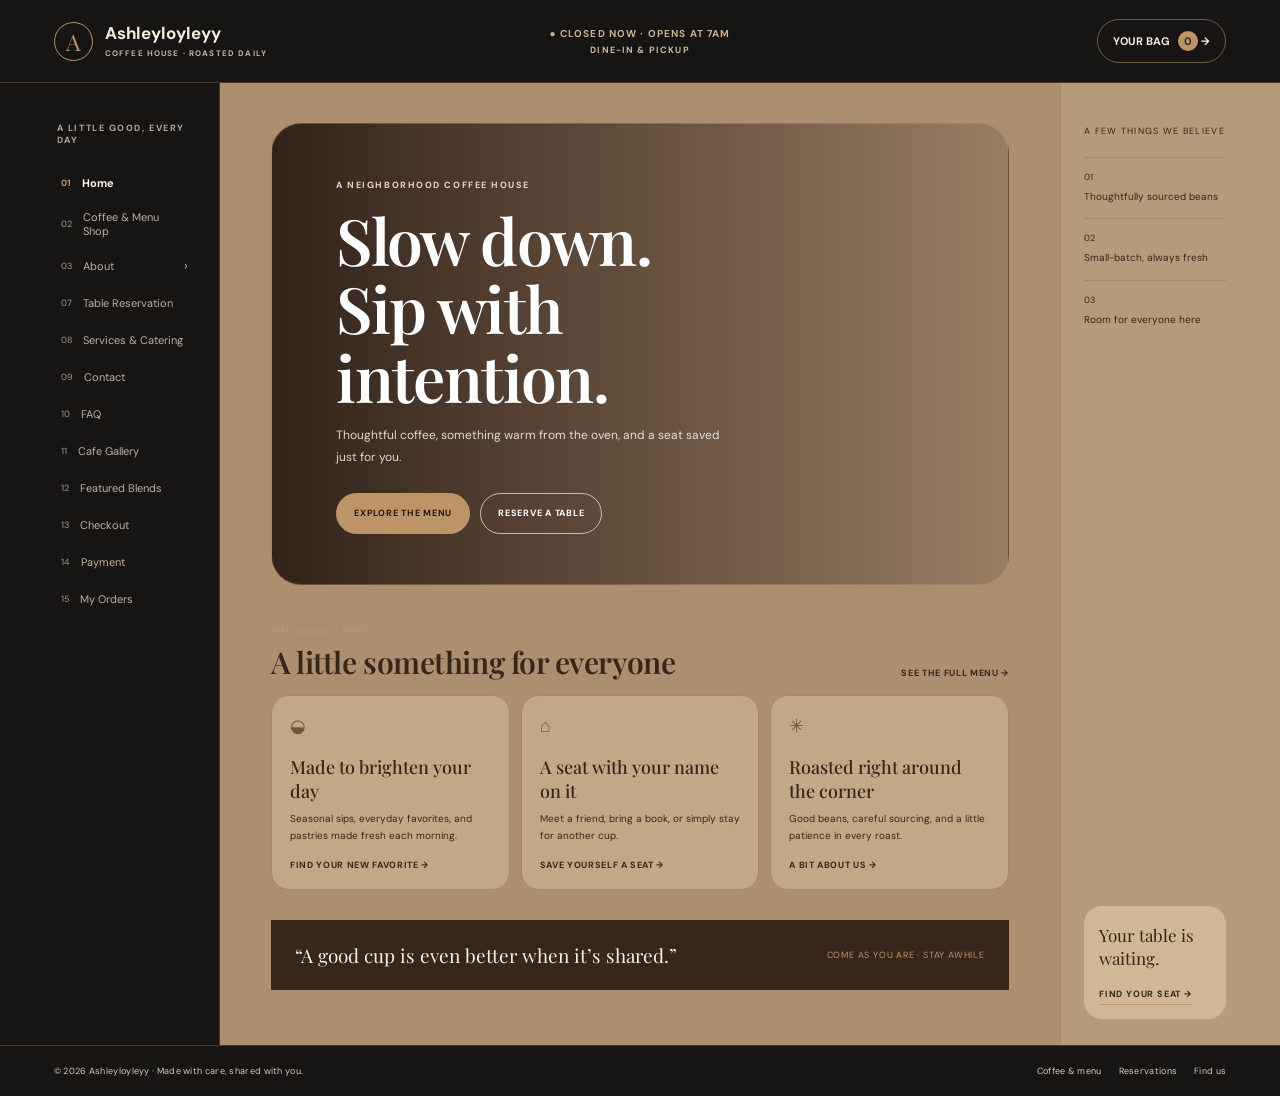
<file: index.html>
<!doctype html>
<html lang="en">
<head>
  <meta charset="utf-8">
  <meta name="viewport" content="width=device-width, initial-scale=1">
  <meta name="theme-color" content="#160f0c">
  <meta name="description" content="A neighborhood coffee house for thoughtful cups, small-batch roasts, and slower mornings.">
  <title>Ashleyloyleyy Coffee House — Coffee for the unhurried</title>
  <link rel="preconnect" href="https://fonts.googleapis.com">
  <link rel="preconnect" href="https://fonts.gstatic.com" crossorigin>
  <link href="https://fonts.googleapis.com/css2?family=DM+Sans:wght@400;500;600;700&family=Playfair+Display:wght@500;600;700&display=swap" rel="stylesheet">
  <link rel="stylesheet" href="styles.css">
  <script src="app.js" defer></script>
</head>
<body>
  <div id="app"></div>
</body>
</html>
</file>
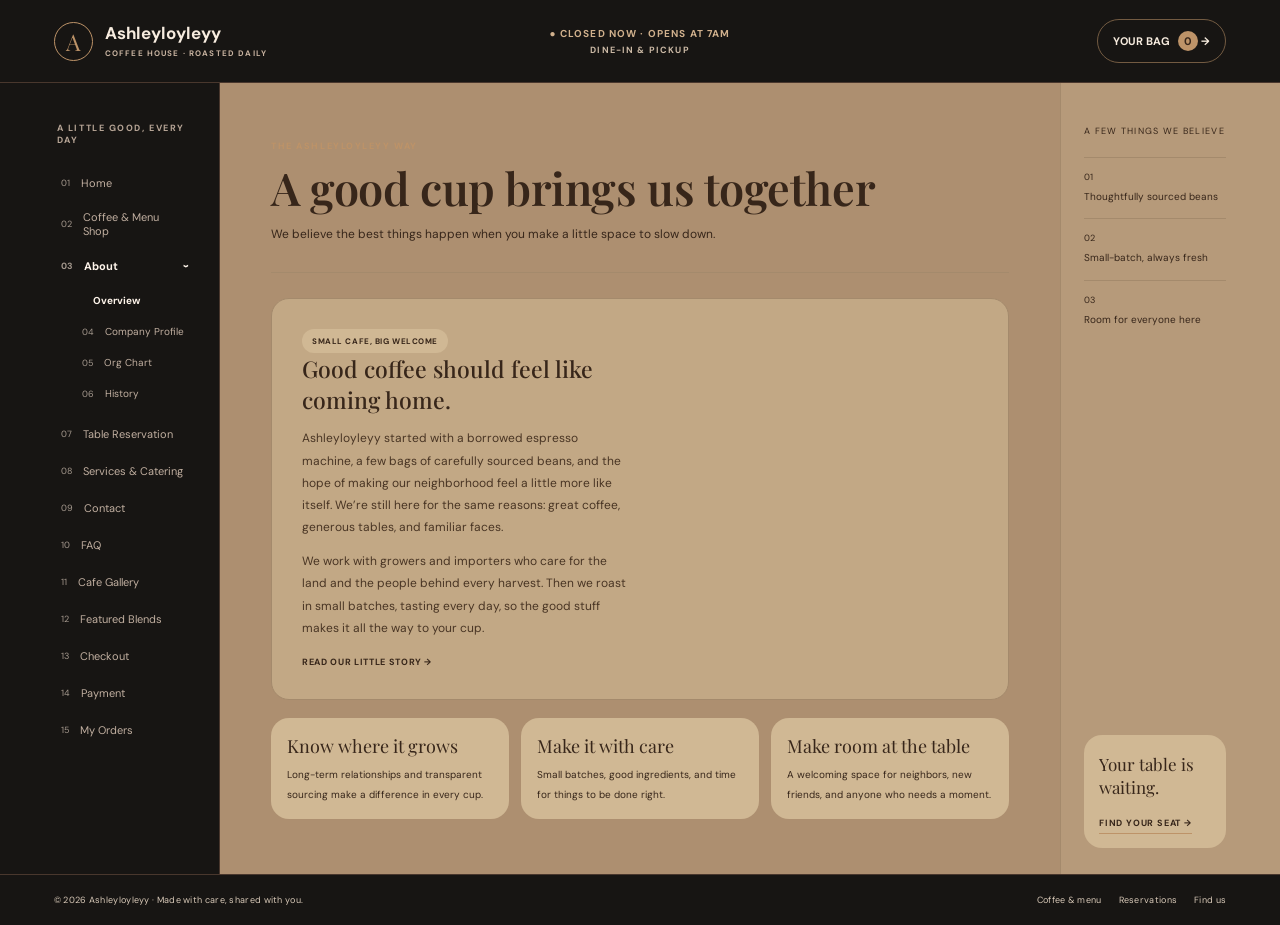
<file: about.html>
<!doctype html>
<html lang="en"><head><meta charset="utf-8"><meta name="viewport" content="width=device-width, initial-scale=1"><meta name="theme-color" content="#160f0c"><title>About — Ashleyloyleyy Coffee House</title><link rel="preconnect" href="https://fonts.googleapis.com"><link rel="preconnect" href="https://fonts.gstatic.com" crossorigin><link href="https://fonts.googleapis.com/css2?family=DM+Sans:wght@400;500;600;700&family=Playfair+Display:wght@500;600;700&display=swap" rel="stylesheet"><link rel="stylesheet" href="styles.css"><script src="app.js" defer></script></head><body><div id="app"></div></body></html>
</file>
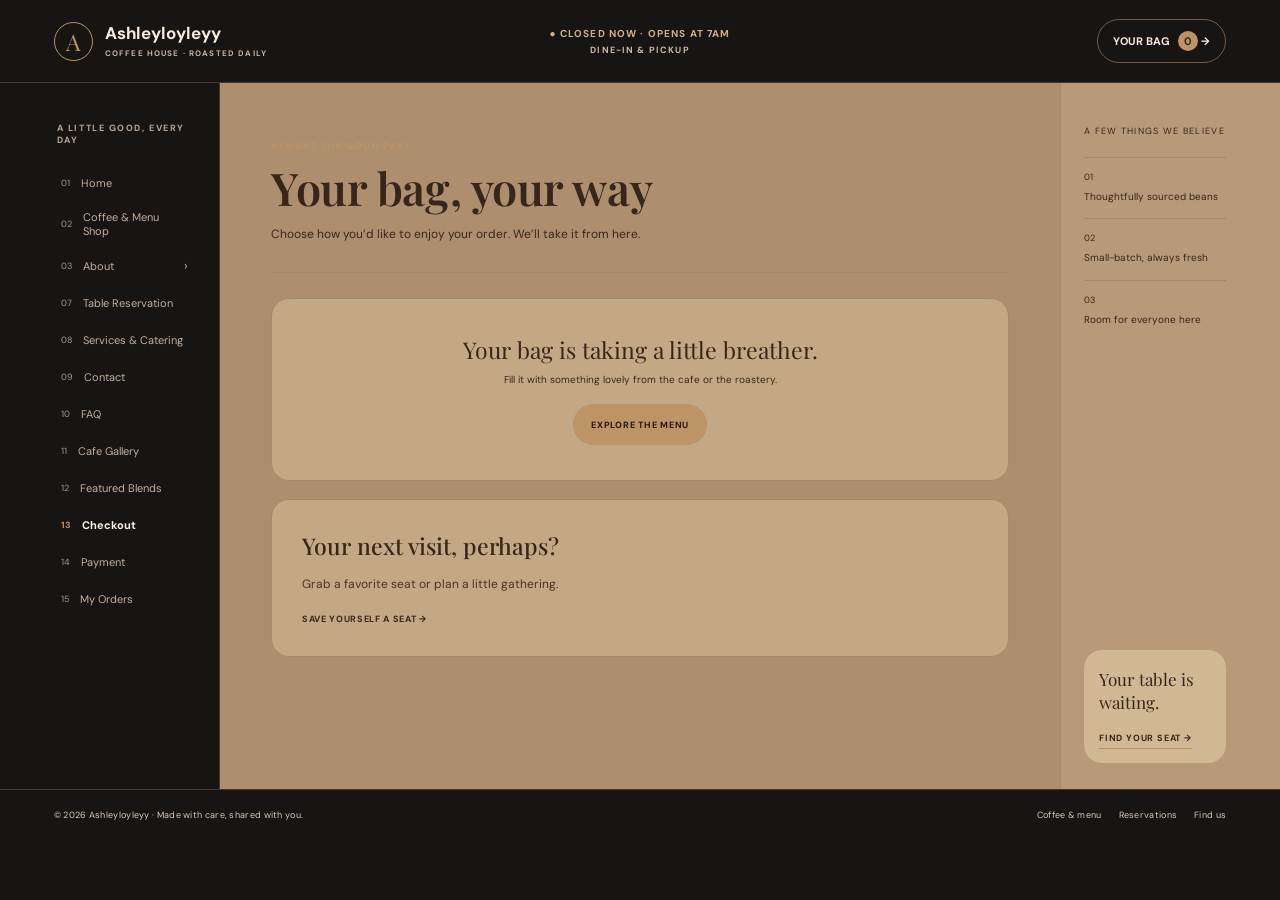
<file: checkout.html>
<!doctype html>
<html lang="en"><head><meta charset="utf-8"><meta name="viewport" content="width=device-width, initial-scale=1"><meta name="theme-color" content="#160f0c"><title>Your Bag — Ashleyloyleyy Coffee House</title><link rel="preconnect" href="https://fonts.googleapis.com"><link rel="preconnect" href="https://fonts.gstatic.com" crossorigin><link href="https://fonts.googleapis.com/css2?family=DM+Sans:wght@400;500;600;700&family=Playfair+Display:wght@500;600;700&display=swap" rel="stylesheet"><link rel="stylesheet" href="styles.css"><script src="app.js" defer></script></head><body><div id="app"></div></body></html>
</file>
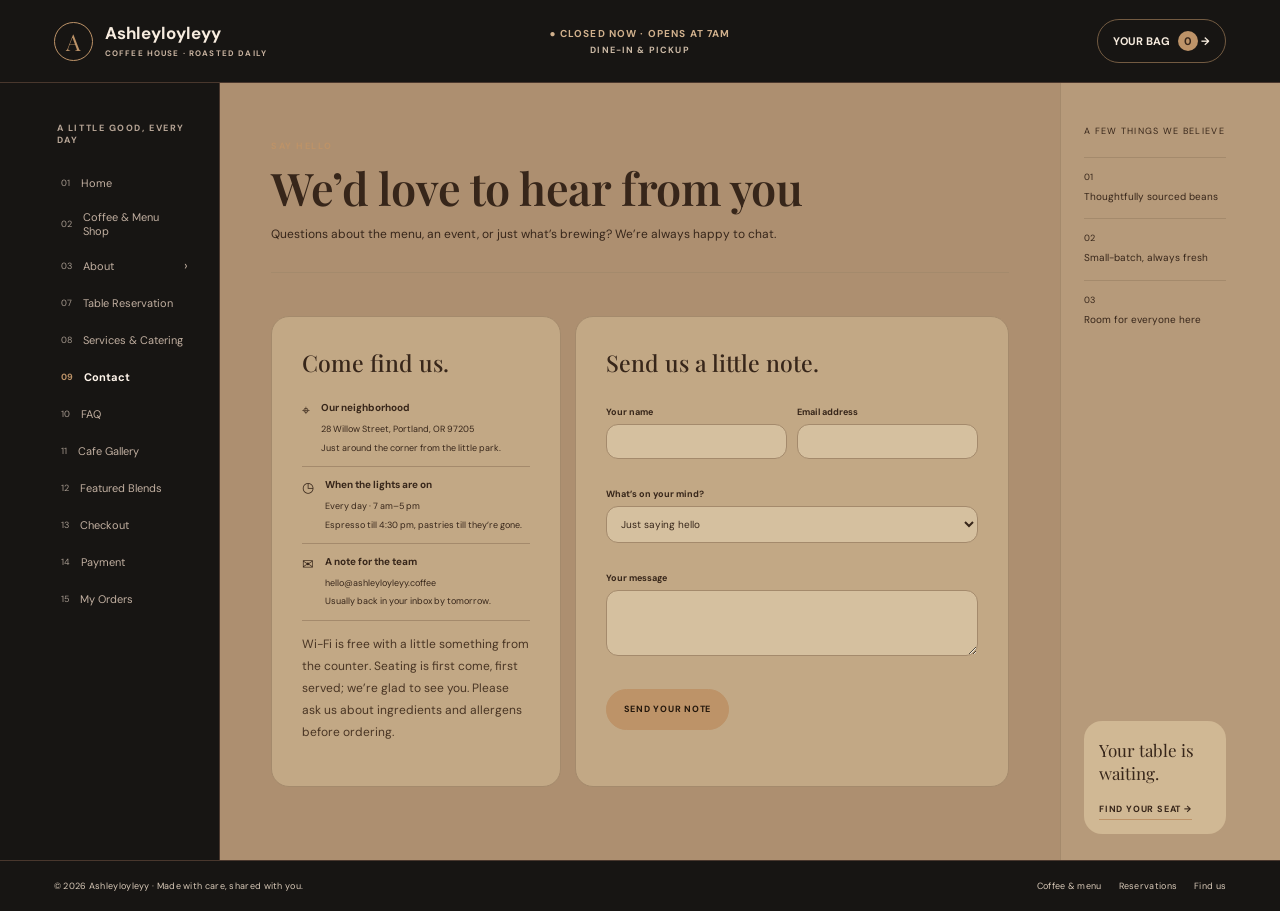
<file: contact.html>
<!doctype html>
<html lang="en"><head><meta charset="utf-8"><meta name="viewport" content="width=device-width, initial-scale=1"><meta name="theme-color" content="#160f0c"><title>Contact — Ashleyloyleyy Coffee House</title><link rel="preconnect" href="https://fonts.googleapis.com"><link rel="preconnect" href="https://fonts.gstatic.com" crossorigin><link href="https://fonts.googleapis.com/css2?family=DM+Sans:wght@400;500;600;700&family=Playfair+Display:wght@500;600;700&display=swap" rel="stylesheet"><link rel="stylesheet" href="styles.css"><script src="app.js" defer></script></head><body><div id="app"></div></body></html>
</file>
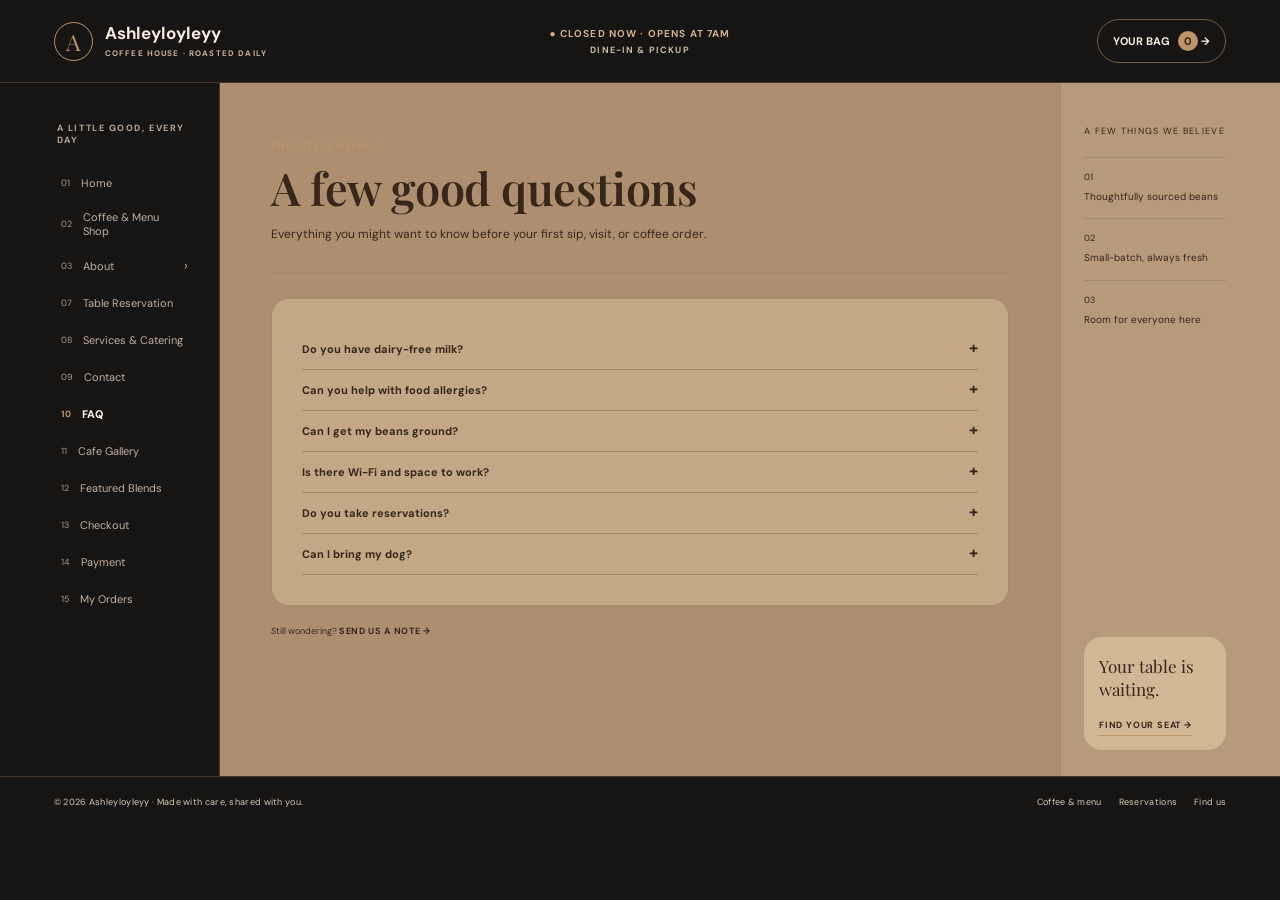
<file: faq.html>
<!doctype html>
<html lang="en"><head><meta charset="utf-8"><meta name="viewport" content="width=device-width, initial-scale=1"><meta name="theme-color" content="#160f0c"><title>FAQ — Ashleyloyleyy Coffee House</title><link rel="preconnect" href="https://fonts.googleapis.com"><link rel="preconnect" href="https://fonts.gstatic.com" crossorigin><link href="https://fonts.googleapis.com/css2?family=DM+Sans:wght@400;500;600;700&family=Playfair+Display:wght@500;600;700&display=swap" rel="stylesheet"><link rel="stylesheet" href="styles.css"><script src="app.js" defer></script></head><body><div id="app"></div></body></html>
</file>
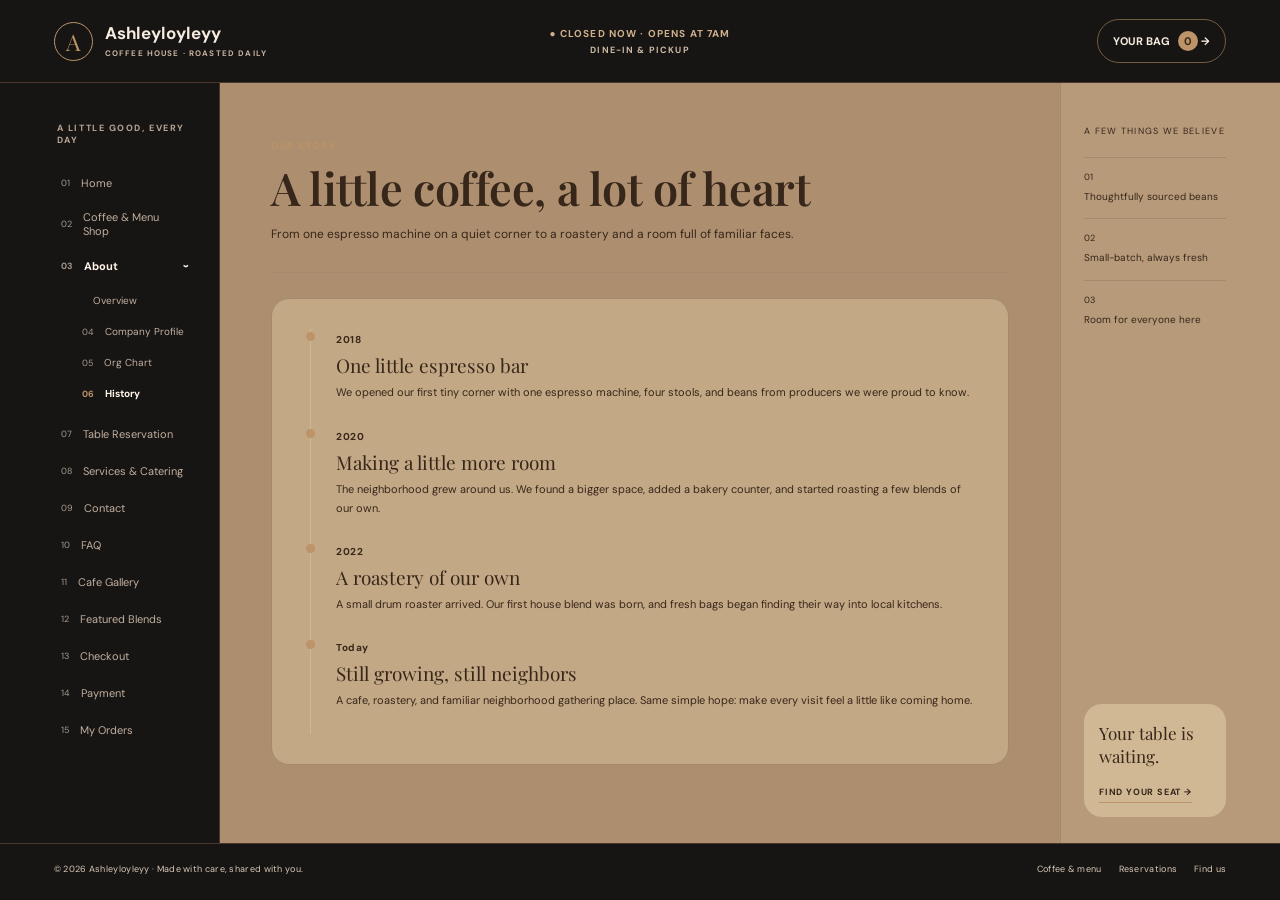
<file: history.html>
<!doctype html>
<html lang="en"><head><meta charset="utf-8"><meta name="viewport" content="width=device-width, initial-scale=1"><meta name="theme-color" content="#160f0c"><title>Our Story — Ashleyloyleyy Coffee House</title><link rel="preconnect" href="https://fonts.googleapis.com"><link rel="preconnect" href="https://fonts.gstatic.com" crossorigin><link href="https://fonts.googleapis.com/css2?family=DM+Sans:wght@400;500;600;700&family=Playfair+Display:wght@500;600;700&display=swap" rel="stylesheet"><link rel="stylesheet" href="styles.css"><script src="app.js" defer></script></head><body><div id="app"></div></body></html>
</file>
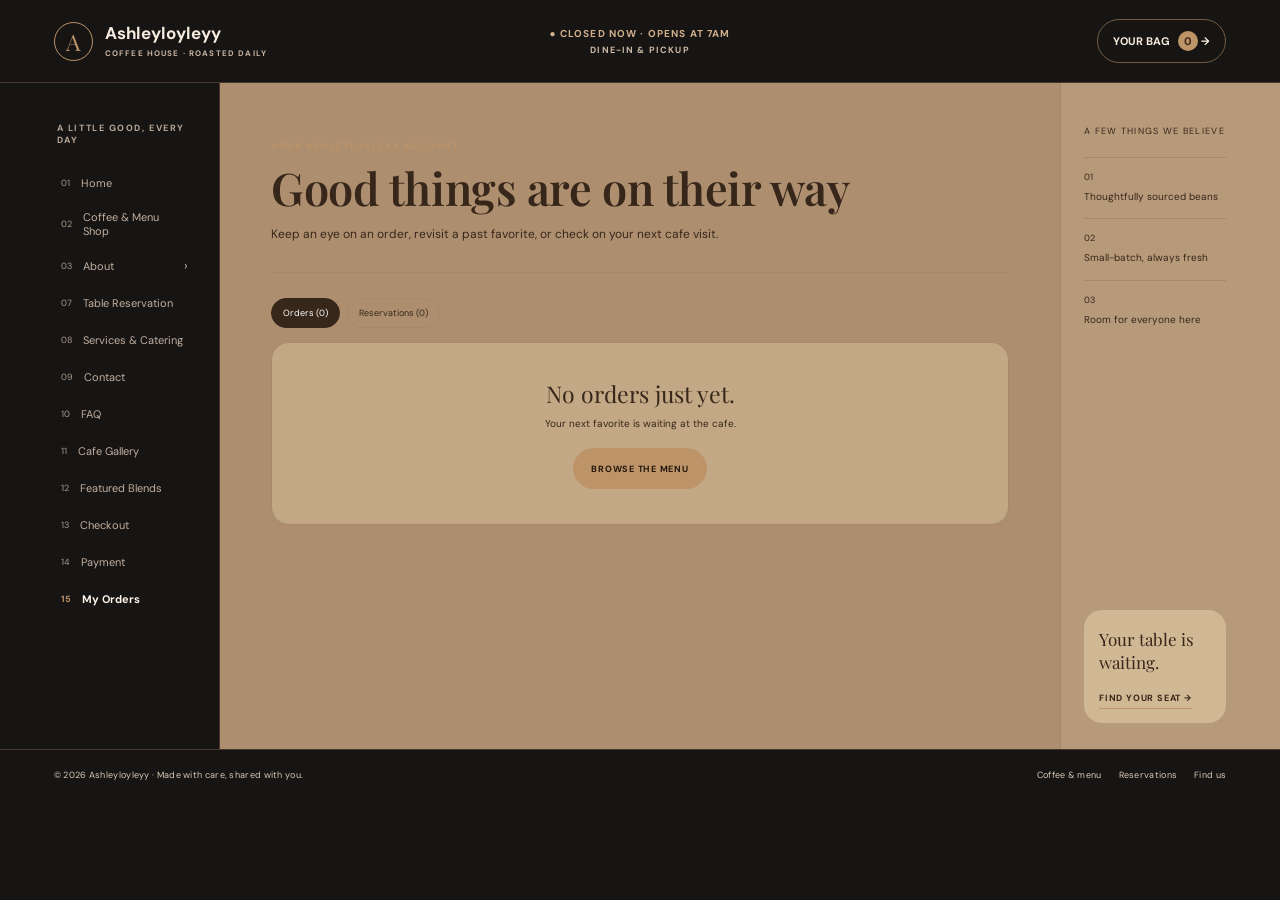
<file: orders.html>
<!doctype html>
<html lang="en"><head><meta charset="utf-8"><meta name="viewport" content="width=device-width, initial-scale=1"><meta name="theme-color" content="#160f0c"><title>My Orders — Ashleyloyleyy Coffee House</title><link rel="preconnect" href="https://fonts.googleapis.com"><link rel="preconnect" href="https://fonts.gstatic.com" crossorigin><link href="https://fonts.googleapis.com/css2?family=DM+Sans:wght@400;500;600;700&family=Playfair+Display:wght@500;600;700&display=swap" rel="stylesheet"><link rel="stylesheet" href="styles.css"><script src="app.js" defer></script></head><body><div id="app"></div></body></html>
</file>
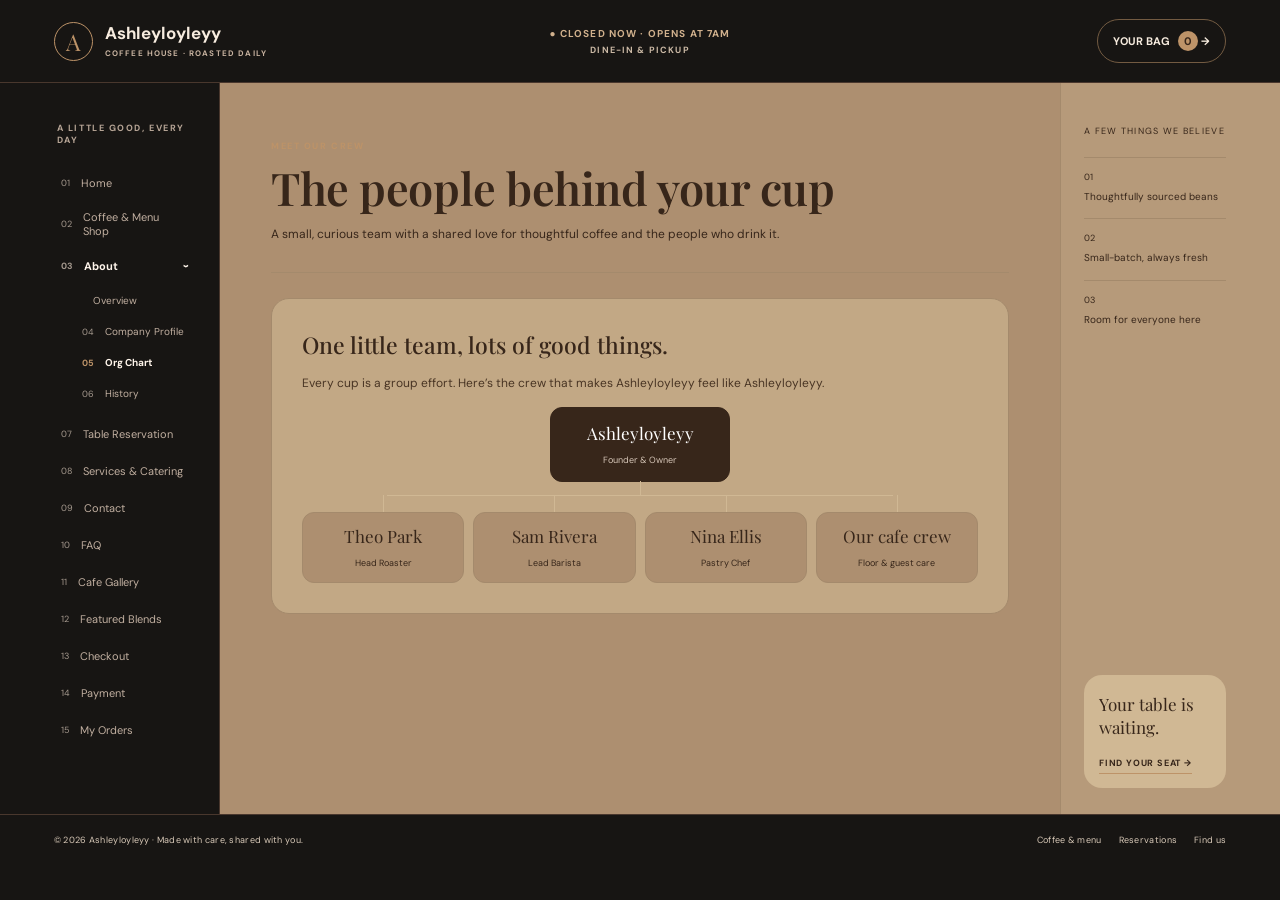
<file: org-chart.html>
<!doctype html>
<html lang="en"><head><meta charset="utf-8"><meta name="viewport" content="width=device-width, initial-scale=1"><meta name="theme-color" content="#160f0c"><title>Our Team — Ashleyloyleyy Coffee House</title><link rel="preconnect" href="https://fonts.googleapis.com"><link rel="preconnect" href="https://fonts.gstatic.com" crossorigin><link href="https://fonts.googleapis.com/css2?family=DM+Sans:wght@400;500;600;700&family=Playfair+Display:wght@500;600;700&display=swap" rel="stylesheet"><link rel="stylesheet" href="styles.css"><script src="app.js" defer></script></head><body><div id="app"></div></body></html>
</file>
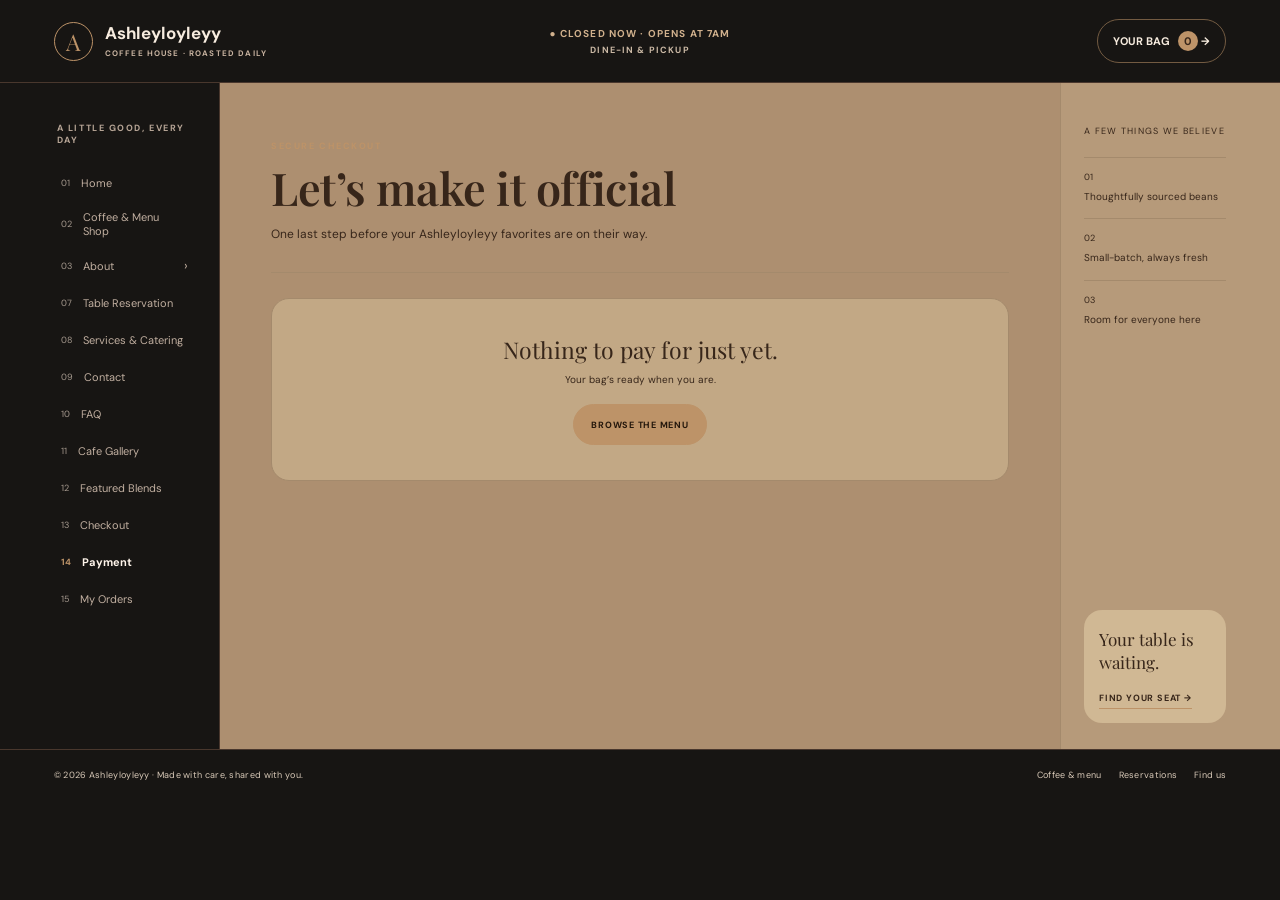
<file: payment.html>
<!doctype html>
<html lang="en"><head><meta charset="utf-8"><meta name="viewport" content="width=device-width, initial-scale=1"><meta name="theme-color" content="#160f0c"><title>Payment — Ashleyloyleyy Coffee House</title><link rel="preconnect" href="https://fonts.googleapis.com"><link rel="preconnect" href="https://fonts.gstatic.com" crossorigin><link href="https://fonts.googleapis.com/css2?family=DM+Sans:wght@400;500;600;700&family=Playfair+Display:wght@500;600;700&display=swap" rel="stylesheet"><link rel="stylesheet" href="styles.css"><script src="app.js" defer></script></head><body><div id="app"></div></body></html>
</file>
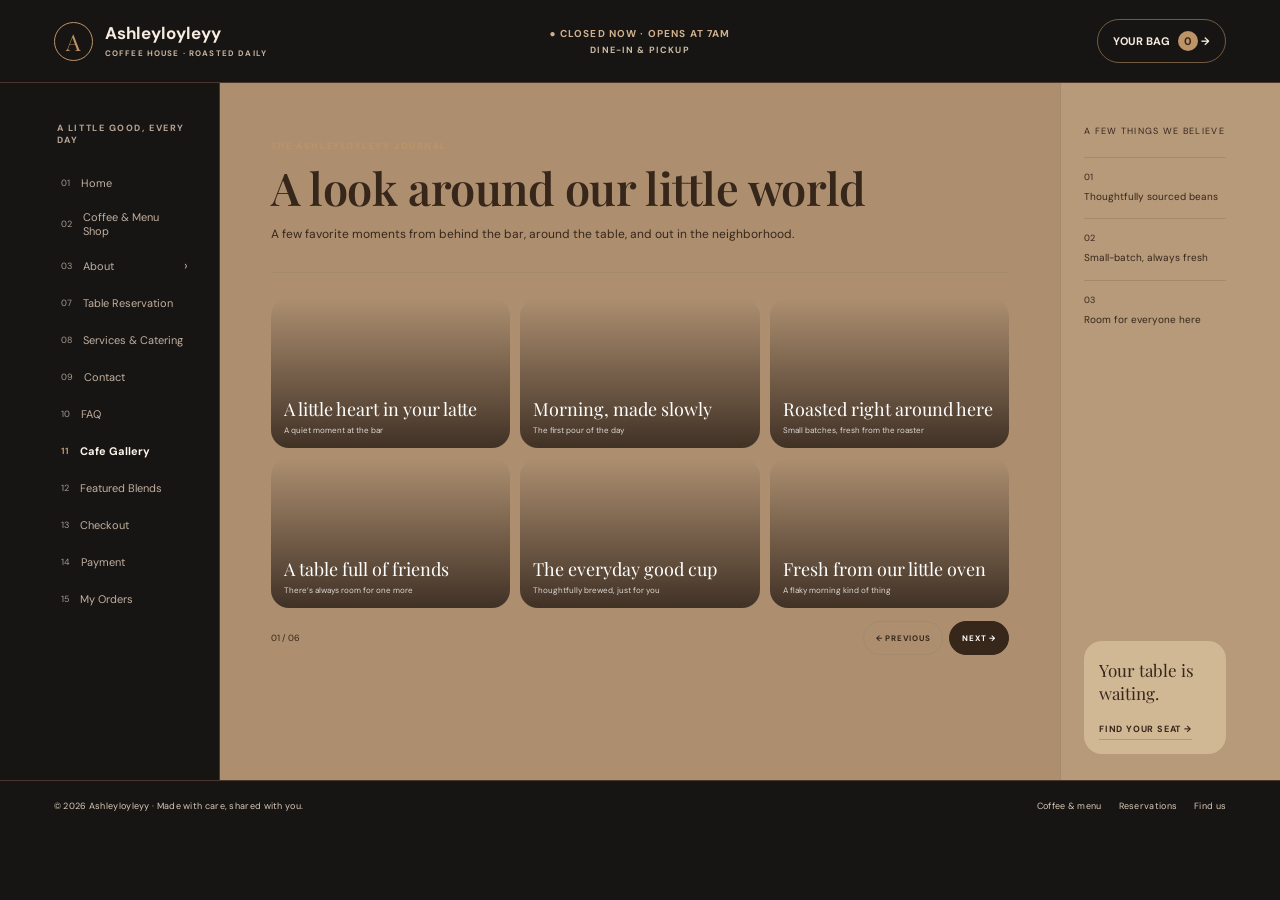
<file: portfolio.html>
<!doctype html>
<html lang="en"><head><meta charset="utf-8"><meta name="viewport" content="width=device-width, initial-scale=1"><meta name="theme-color" content="#160f0c"><title>Cafe Gallery — Ashleyloyleyy Coffee House</title><link rel="preconnect" href="https://fonts.googleapis.com"><link rel="preconnect" href="https://fonts.gstatic.com" crossorigin><link href="https://fonts.googleapis.com/css2?family=DM+Sans:wght@400;500;600;700&family=Playfair+Display:wght@500;600;700&display=swap" rel="stylesheet"><link rel="stylesheet" href="styles.css"><script src="app.js" defer></script></head><body><div id="app"></div></body></html>
</file>
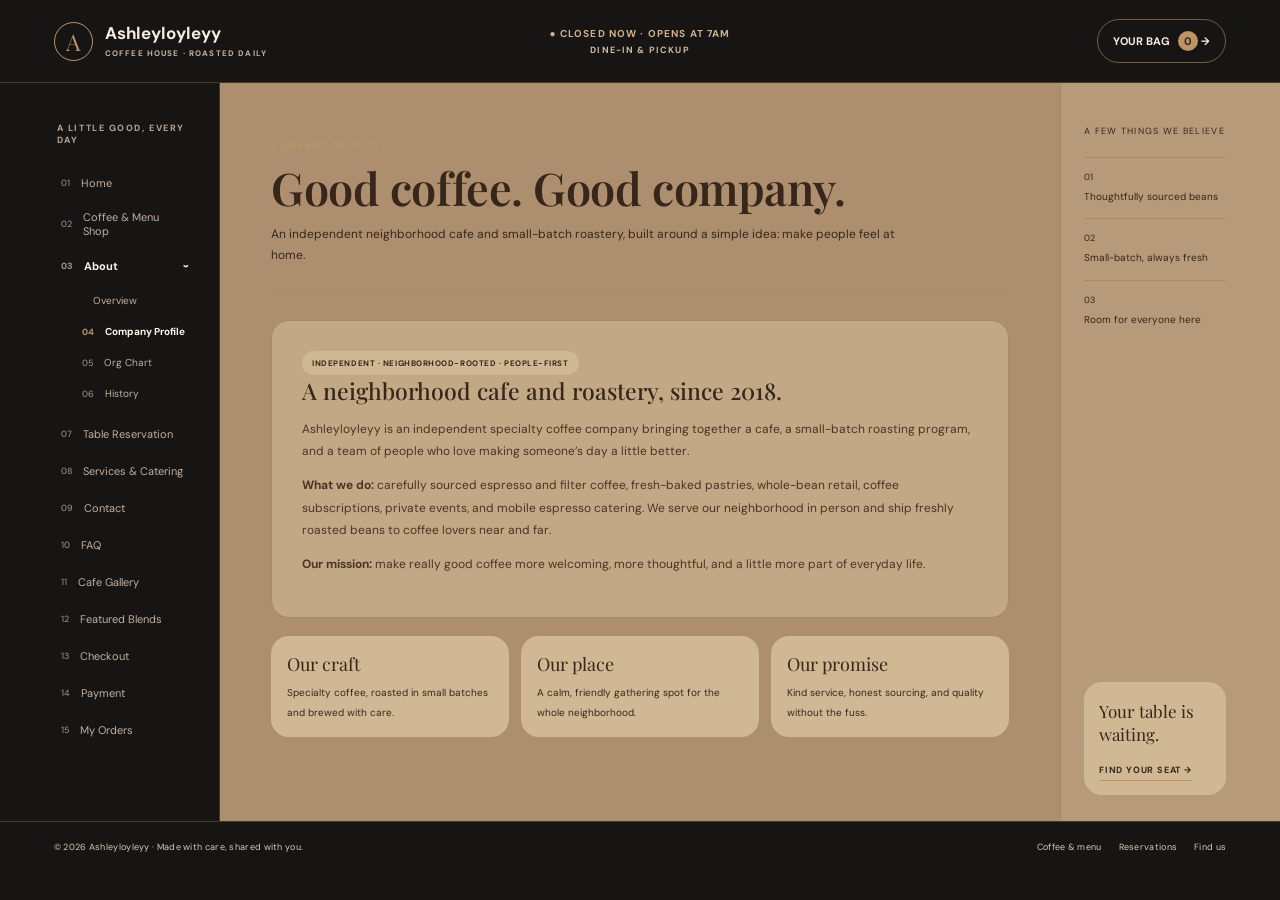
<file: profile.html>
<!doctype html>
<html lang="en"><head><meta charset="utf-8"><meta name="viewport" content="width=device-width, initial-scale=1"><meta name="theme-color" content="#160f0c"><title>Company Profile — Ashleyloyleyy Coffee House</title><link rel="preconnect" href="https://fonts.googleapis.com"><link rel="preconnect" href="https://fonts.gstatic.com" crossorigin><link href="https://fonts.googleapis.com/css2?family=DM+Sans:wght@400;500;600;700&family=Playfair+Display:wght@500;600;700&display=swap" rel="stylesheet"><link rel="stylesheet" href="styles.css"><script src="app.js" defer></script></head><body><div id="app"></div></body></html>
</file>
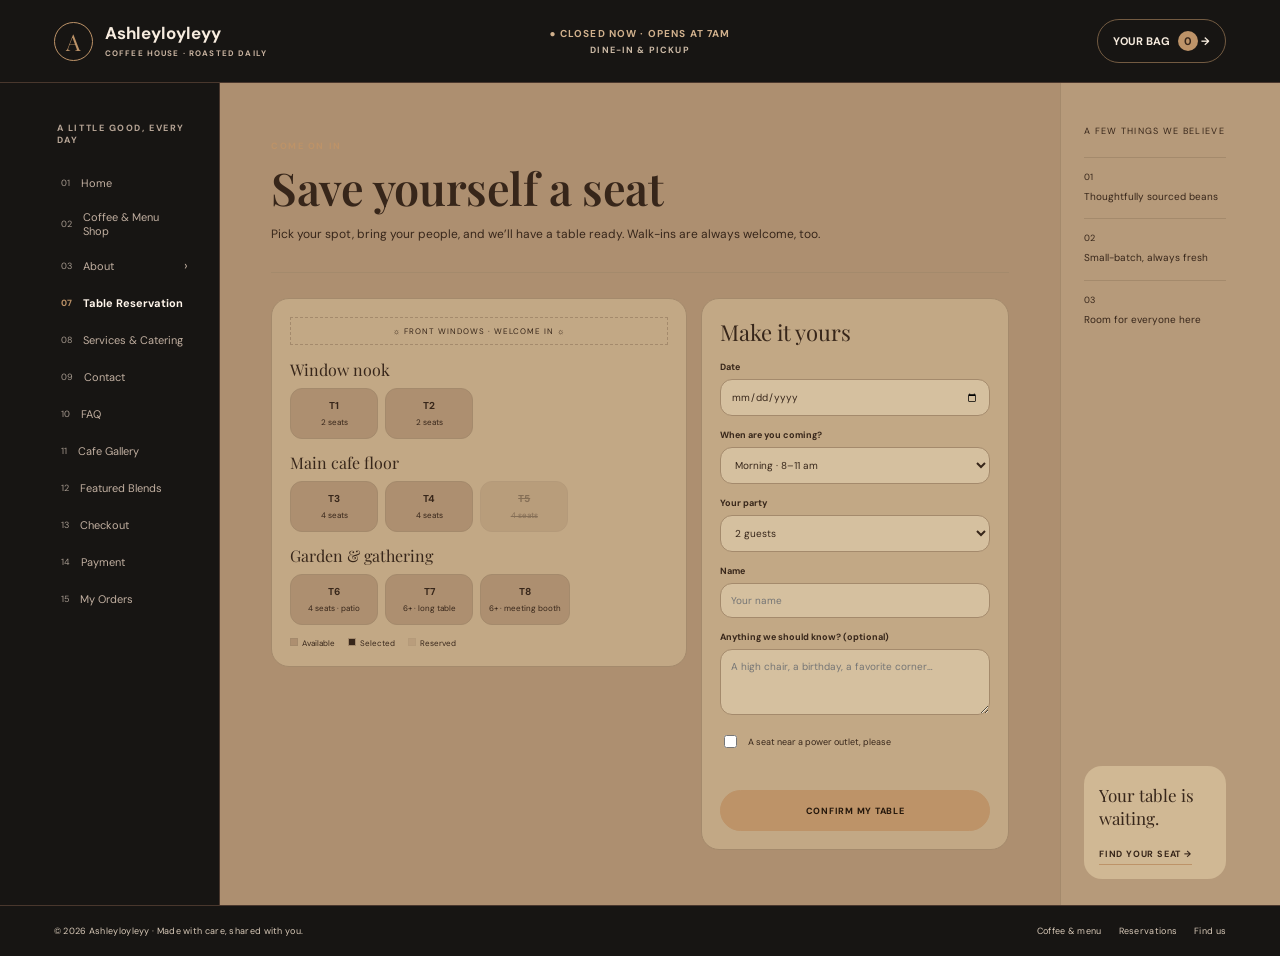
<file: reservation.html>
<!doctype html>
<html lang="en"><head><meta charset="utf-8"><meta name="viewport" content="width=device-width, initial-scale=1"><meta name="theme-color" content="#160f0c"><title>Reservations — Ashleyloyleyy Coffee House</title><link rel="preconnect" href="https://fonts.googleapis.com"><link rel="preconnect" href="https://fonts.gstatic.com" crossorigin><link href="https://fonts.googleapis.com/css2?family=DM+Sans:wght@400;500;600;700&family=Playfair+Display:wght@500;600;700&display=swap" rel="stylesheet"><link rel="stylesheet" href="styles.css"><script src="app.js" defer></script></head><body><div id="app"></div></body></html>
</file>
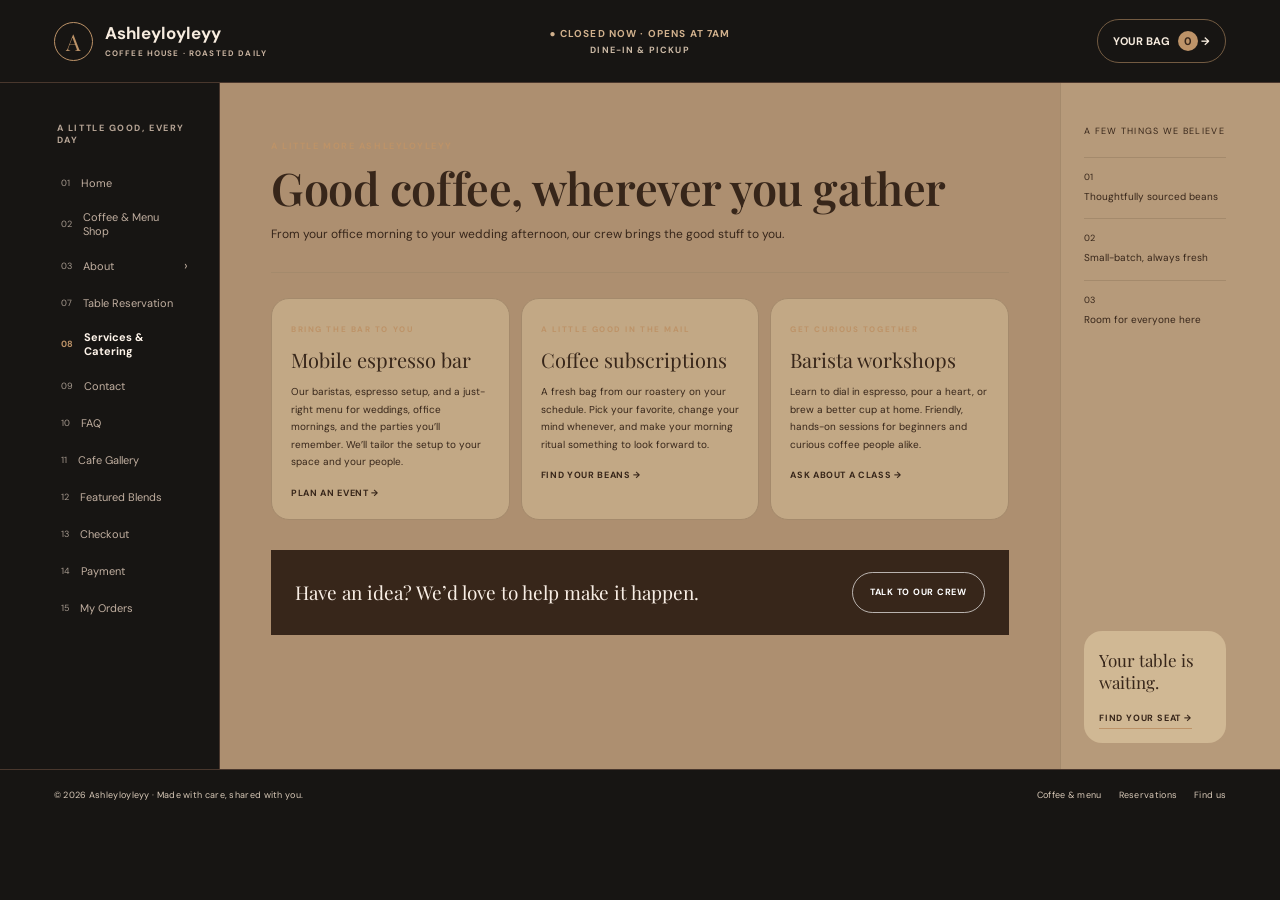
<file: services.html>
<!doctype html>
<html lang="en"><head><meta charset="utf-8"><meta name="viewport" content="width=device-width, initial-scale=1"><meta name="theme-color" content="#160f0c"><title>Services & Catering — Ashleyloyleyy Coffee House</title><link rel="preconnect" href="https://fonts.googleapis.com"><link rel="preconnect" href="https://fonts.gstatic.com" crossorigin><link href="https://fonts.googleapis.com/css2?family=DM+Sans:wght@400;500;600;700&family=Playfair+Display:wght@500;600;700&display=swap" rel="stylesheet"><link rel="stylesheet" href="styles.css"><script src="app.js" defer></script></head><body><div id="app"></div></body></html>
</file>
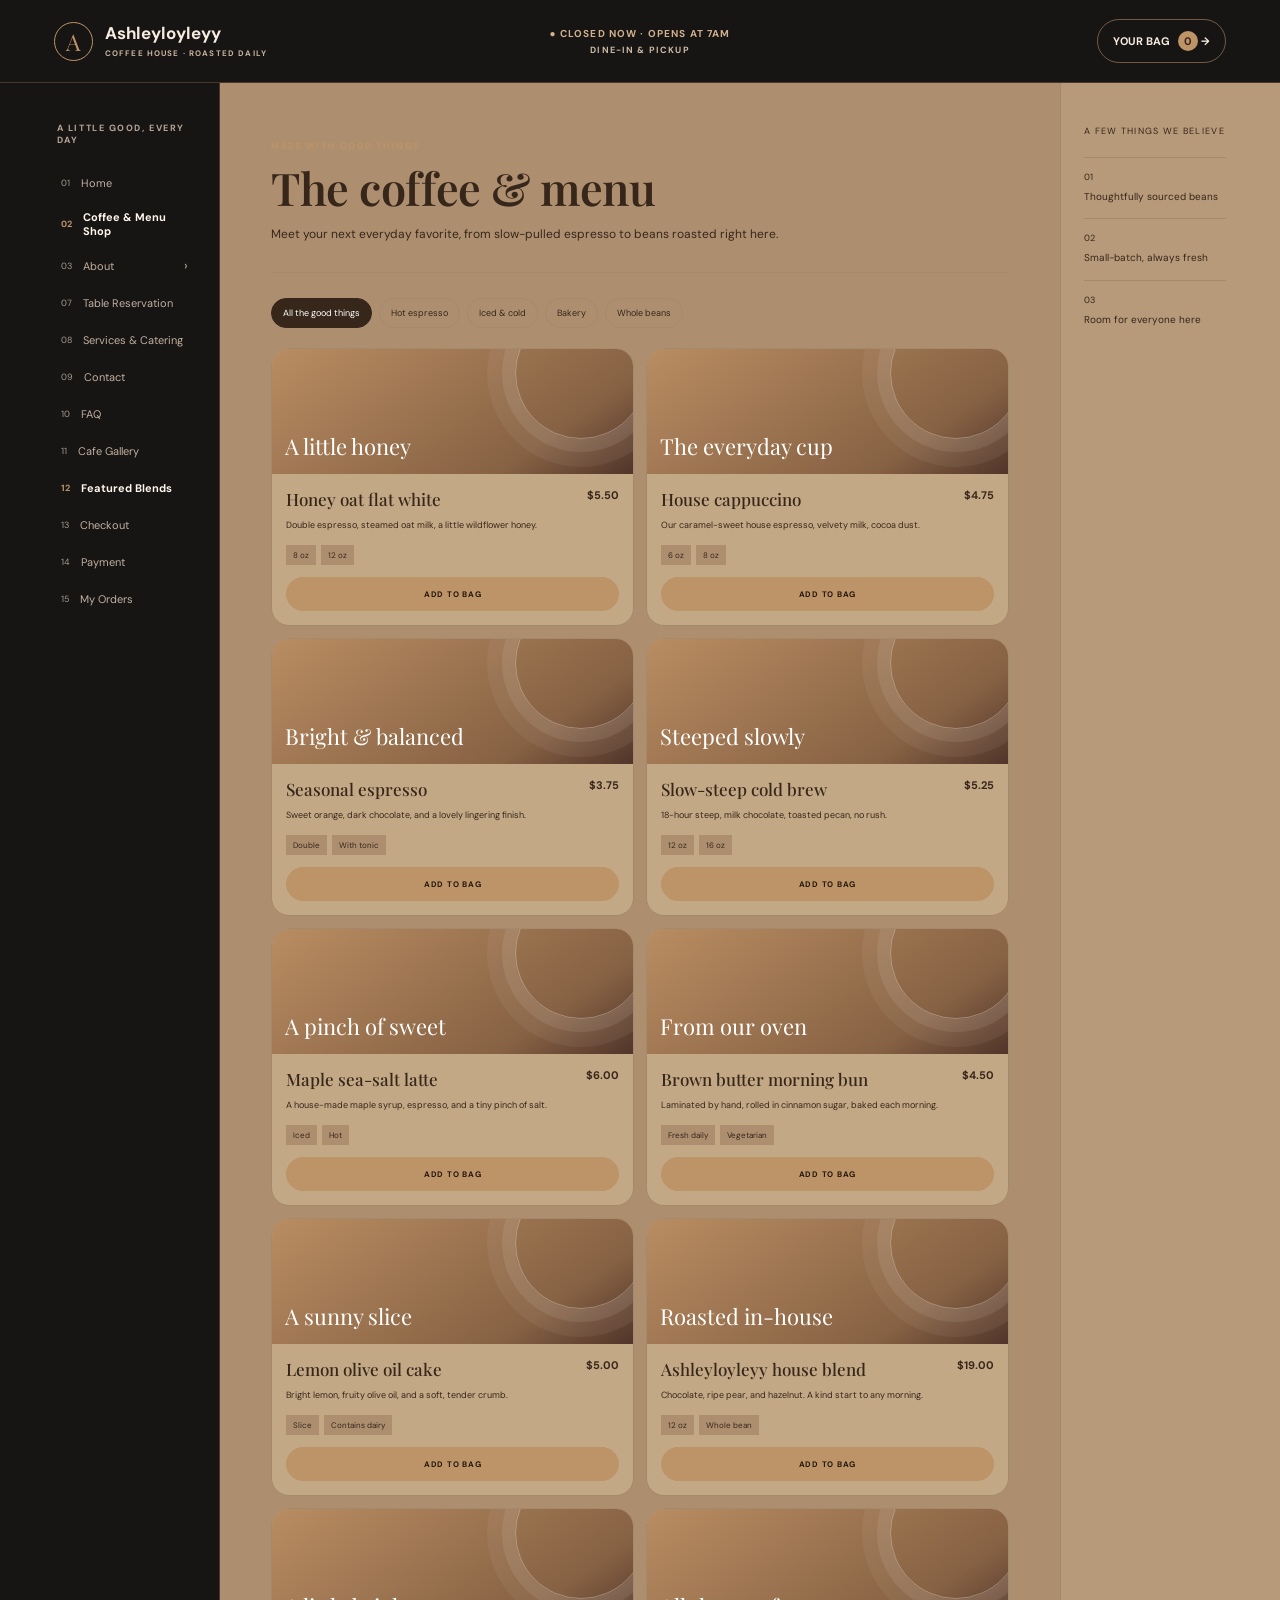
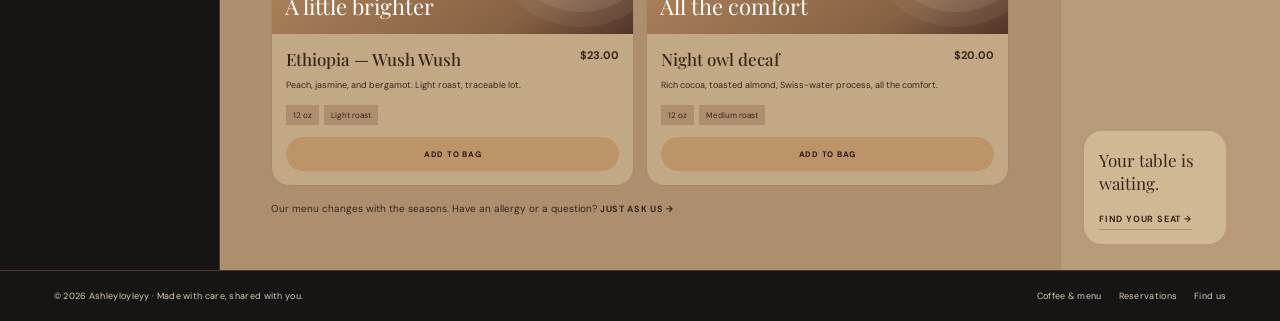
<file: shop.html>
<!doctype html>
<html lang="en"><head><meta charset="utf-8"><meta name="viewport" content="width=device-width, initial-scale=1"><meta name="theme-color" content="#160f0c"><title>Coffee & Menu — Ashleyloyleyy Coffee House</title><link rel="preconnect" href="https://fonts.googleapis.com"><link rel="preconnect" href="https://fonts.gstatic.com" crossorigin><link href="https://fonts.googleapis.com/css2?family=DM+Sans:wght@400;500;600;700&family=Playfair+Display:wght@500;600;700&display=swap" rel="stylesheet"><link rel="stylesheet" href="styles.css"><script src="app.js" defer></script></head><body><div id="app"></div></body></html>
</file>
<file: styles.css>
:root {
  color-scheme: light;
  --cream: #ad8f70;
  --paper: #c2a885;
  --espresso: #37261a;
  --black: #171513;
  --mocha: #5d4532;
  --muted: #37261a;
  --caramel: #bd9368;
  --latte: #d0b894;
  --line: #a48a6c;
  --green: #37261a;
  --serif: "Playfair Display", Georgia, serif;
  --sans: "DM Sans", "Segoe UI", sans-serif;
}

* { box-sizing: border-box; }
html { scroll-behavior: smooth; }
body { margin: 0; background: var(--cream); color: var(--espresso); font-family: var(--sans); font-size: 14px; -webkit-font-smoothing: antialiased; }
button, input, select, textarea { font: inherit; }
button, a { -webkit-tap-highlight-color: transparent; }
a { color: inherit; text-decoration: none; }
button { color: inherit; }

.site-header { height: 83px; display: grid; grid-template-columns: 1fr 1fr 1fr; align-items: center; padding: 0 4.2vw; background: var(--black); border-bottom: 1px solid #49372d; position: relative; z-index: 20; }
.brand { display: inline-flex; gap: 12px; align-items: center; width: fit-content; }
.brand-mark { width: 39px; height: 39px; border: 1px solid var(--caramel); border-radius: 50%; display: grid; place-items: center; color: var(--caramel); font-family: var(--serif); font-size: 23px; line-height: 1; }
.brand-name { display: block; color: #f7ecdf; font-family: var(--sans); font-weight: 700; font-size: 17px; line-height: 1.1; letter-spacing: .1px; }
.brand-tag { display: block; color: #c8b3a0; font-size: 8px; letter-spacing: 1.15px; margin-top: 5px; font-weight: 700; }
.cafe-status { justify-self: center; text-align: center; color: #cbb9a5; font-size: 9px; font-weight: 700; letter-spacing: 1.15px; }
.cafe-status strong { color: #d1b18d; display: block; font-size: 10px; margin-bottom: 4px; }
.bag-link { justify-self: end; padding: 11px 15px; border: 1px solid #735b42; color: #f7ecdf; font-size: 11px; font-weight: 700; transition: background .2s, color .2s; }
.bag-link:hover { background: var(--espresso); color: #fff5eb; }
.bag-count { display: inline-grid; place-items: center; min-width: 20px; height: 20px; margin-left: 5px; border-radius: 50%; background: var(--caramel); color: var(--espresso); }
.menu-toggle { display: none; border: 0; background: transparent; padding: 9px; cursor: pointer; }
.menu-icon, .menu-icon:before, .menu-icon:after { display: block; width: 21px; height: 1.5px; background: #f4e9dc; position: relative; }
.menu-icon:before, .menu-icon:after { content: ""; position: absolute; left: 0; }
.menu-icon:before { top: -6px; } .menu-icon:after { top: 6px; }

.site-layout { max-width: 1600px; margin: auto; min-height: calc(100vh - 83px); display: grid; grid-template-columns: 220px minmax(0, 1fr) 220px; }
.site-nav { padding: 39px 24px 30px 4.2vw; border-right: 1px solid #49372d; background: var(--black); }
.nav-caption, .eyebrow { font-size: 9px; text-transform: uppercase; letter-spacing: 1.55px; font-weight: 700; color: var(--caramel); }
.nav-caption { color: #b7a596; margin: 0 0 19px 3px; }
.nav-list { list-style: none; padding: 0; margin: 0; }
.nav-list li { margin: 2px 0; }
.nav-link, .nav-parent { min-height: 35px; width: 100%; padding: 8px 7px; display: flex; gap: 11px; align-items: center; font-size: 11px; color: #c1afa0; transition: color .2s; }
.nav-link:hover, .nav-parent:hover, .nav-link.active, .nav-parent.active { color: #fff5eb; font-weight: 700; }
.nav-number { font-size: 9px; color: #a5998e; letter-spacing: .3px; }
.nav-link.active .nav-number { color: var(--caramel); }
.nav-parent { border: 0; background: transparent; cursor: pointer; text-align: left; }
.nav-chevron { margin-left: auto; font-size: 13px; transition: transform .2s; }
.nav-parent[aria-expanded="true"] .nav-chevron { transform: rotate(90deg); }
.subnav { list-style: none; padding: 1px 0 4px 21px; margin: 0; }
.subnav .nav-link { min-height: 29px; font-size: 10px; }
.subnav[hidden] { display: none; }
.nav-divider { height: 1px; background: var(--line); margin: 14px 0; }
.site-content { min-width: 0; padding: 40px clamp(24px, 4vw, 64px) 55px; }
.site-aside { padding: 42px 4.2vw 26px 23px; border-left: 1px solid var(--line); display: flex; flex-direction: column; background: #b69a7a; }
.aside-title { margin: 0 0 20px; font-size: 9px; letter-spacing: 1.3px; text-transform: uppercase; color: var(--muted); }
.ethos-list { list-style: none; margin: 0; padding: 0; }
.ethos-list li { border-top: 1px solid var(--line); padding: 13px 0 14px; font-size: 10px; line-height: 1.55; color: var(--espresso); }
.ethos-list span { display: block; color: var(--espresso); font-size: 9px; margin-bottom: 4px; }
.aside-card { margin-top: auto; padding: 18px 15px; background: var(--latte); }
.aside-card p { margin: 0 0 13px; font: 17px/1.35 var(--serif); }
.aside-card a { font-size: 9px; letter-spacing: .8px; text-transform: uppercase; font-weight: 700; border-bottom: 1px solid var(--caramel); padding-bottom: 4px; }
.site-footer { grid-column: 1 / -1; display: flex; justify-content: space-between; gap: 20px; padding: 19px 4.2vw; border-top: 1px solid #49372d; color: #d8c9b8; background: var(--black); font-size: 9px; letter-spacing: .3px; }
.footer-links { display: flex; gap: 17px; }
.footer-links a:hover { color: var(--caramel); }
.mobile-overlay { display: none; }

.hero { position: relative; min-height: 410px; overflow: hidden; display: flex; align-items: flex-end; color: white; background: linear-gradient(90deg, rgba(30,18,12,.87) 0%, rgba(35,23,18,.48) 56%, rgba(35,23,18,.14) 100%), url("https://images.unsplash.com/photo-1442512595331-e89e73853f31?auto=format&fit=crop&w=1800&q=85") center 48% / cover; }
.hero-copy { max-width: 600px; padding: 50px clamp(25px, 5vw, 64px); position: relative; z-index: 1; }
.hero .eyebrow { color: #ead8c2; }
.hero h1 { font: 600 clamp(38px, 5vw, 64px)/1.07 var(--serif); letter-spacing: -1.6px; margin: 14px 0; max-width: 560px; }
.hero p { color: rgba(255,255,255,.82); font-size: 12px; line-height: 1.8; max-width: 390px; margin: 0 0 24px; }
.button-row { display: flex; flex-wrap: wrap; gap: 10px; }
.button { display: inline-flex; min-height: 41px; padding: 0 17px; justify-content: center; align-items: center; border: 1px solid var(--caramel); background: var(--caramel); color: #24170c; font-size: 9px; letter-spacing: .75px; text-transform: uppercase; font-weight: 700; cursor: pointer; transition: background .2s, color .2s; }
.button:hover { background: #8d6241; border-color: #8d6241; color: #fff8ef; }
.button-outline { border-color: rgba(255,255,255,.65); background: transparent; color: white; }
.button-outline:hover { background: white; border-color: white; color: var(--espresso); }
.button-dark { background: var(--espresso); border-color: var(--espresso); color: white; }
.button-dark:hover { background: var(--mocha); border-color: var(--mocha); }
.button-light { background: transparent; border-color: var(--line); color: var(--espresso); }
.button-light:hover { background: var(--latte); border-color: var(--latte); }
.button-small { min-height: 34px; padding: 0 12px; font-size: 8px; }

.section-heading { display: flex; align-items: end; justify-content: space-between; gap: 20px; margin: 35px 0 16px; }
.section-heading h2, .page-title { font: 600 30px/1.15 var(--serif); letter-spacing: -.45px; margin: 7px 0 0; }
.section-heading p { max-width: 330px; color: var(--muted); line-height: 1.7; font-size: 11px; margin: 0; }
.text-link { font-size: 9px; text-transform: uppercase; letter-spacing: .65px; font-weight: 700; color: var(--espresso); white-space: nowrap; }
.feature-grid { display: grid; grid-template-columns: repeat(3, 1fr); gap: 11px; }
.feature-card { min-height: 180px; padding: 18px; background: var(--paper); border: 1px solid var(--line); display: flex; flex-direction: column; align-items: flex-start; }
.feature-icon { color: #76563a; font-size: 18px; margin-bottom: 17px; }
.feature-card h3 { font: 500 18px var(--serif); margin: 0 0 7px; }
.feature-card p { font-size: 10px; line-height: 1.7; color: var(--muted); margin: 0 0 15px; }
.feature-card .text-link { margin-top: auto; }
.quote-band { margin-top: 30px; background: var(--espresso); color: #f8eee5; padding: 22px 24px; display: flex; justify-content: space-between; align-items: center; gap: 20px; }
.quote-band p { margin: 0; font: 19px var(--serif); }
.quote-band span { color: var(--caramel); font-size: 9px; letter-spacing: .8px; text-transform: uppercase; white-space: nowrap; }

.page-intro { padding: 12px 0 27px; border-bottom: 1px solid var(--line); margin-bottom: 25px; }
.page-intro .page-title { font-size: clamp(32px, 4vw, 45px); margin: 9px 0 10px; }
.page-intro p { max-width: 650px; color: var(--muted); font-size: 12px; line-height: 1.8; margin: 0; }
.content-panel { background: var(--paper); border: 1px solid var(--line); padding: clamp(18px, 3vw, 30px); margin: 18px 0; }
.content-panel h2 { font: 500 23px var(--serif); margin: 0 0 12px; }
.content-panel p { color: #493524; line-height: 1.85; font-size: 12px; }
.split-panel { display: grid; grid-template-columns: 1fr 1fr; gap: 25px; align-items: center; }
.split-image { min-height: 245px; background: url("https://images.unsplash.com/photo-1495474472287-4d71bcdd2085?auto=format&fit=crop&w=1000&q=80") center / cover; }
.pill { display: inline-block; padding: 7px 10px; background: var(--latte); font-size: 8px; letter-spacing: .55px; text-transform: uppercase; color: var(--espresso); font-weight: 700; }
.values-grid { display: grid; grid-template-columns: repeat(3, 1fr); gap: 12px; }
.value-card { background: var(--latte); padding: 16px; }
.value-card strong { display: block; font: 18px var(--serif); margin: 0 0 6px; }
.value-card span { font-size: 10px; color: var(--muted); line-height: 1.65; }

.filter-bar { display: flex; flex-wrap: wrap; gap: 7px; margin: 0 0 20px; }
.filter-button { border: 1px solid var(--line); background: transparent; color: var(--muted); padding: 8px 11px; font-size: 9px; cursor: pointer; }
.filter-button.active, .filter-button:hover { background: var(--espresso); border-color: var(--espresso); color: white; }
.product-grid { display: grid; grid-template-columns: repeat(2, minmax(0, 1fr)); gap: 12px; }
.product-card { background: var(--paper); border: 1px solid var(--line); display: flex; flex-direction: column; }
.product-art { min-height: 125px; background: linear-gradient(145deg, #b98d62, #866143 75%, #51352a); display: flex; align-items: end; padding: 13px; color: white; position: relative; overflow: hidden; }
.product-art:before { content: ""; position: absolute; width: 130px; height: 130px; border-radius: 50%; border: 1px solid rgba(255,255,255,.3); right: -14px; top: -42px; box-shadow: 0 0 0 13px rgba(255,255,255,.08), 0 0 0 28px rgba(255,255,255,.05); }
.product-art span { font: 22px var(--serif); position: relative; }
.product-body { padding: 14px; display: flex; flex-direction: column; flex: 1; }
.product-top { display: flex; justify-content: space-between; gap: 8px; align-items: start; }
.product-top h3 { font: 500 17px var(--serif); margin: 0; }
.product-price { font-size: 11px; font-weight: 700; white-space: nowrap; }
.product-body p { font-size: 9px; line-height: 1.65; color: var(--muted); margin: 8px 0 12px; }
.product-options { display: flex; gap: 5px; margin: auto 0 12px; }
.product-options span { background: var(--cream); padding: 5px 7px; font-size: 8px; color: var(--muted); }
.product-body .button { width: 100%; }
.catalog-note { color: var(--muted); font-size: 10px; margin: 16px 0 0; }

.timeline { position: relative; margin-left: 8px; padding-left: 25px; border-left: 1px solid var(--latte); }
.timeline-item { position: relative; padding: 0 0 23px; }
.timeline-item:before { content: ""; width: 9px; height: 9px; background: var(--caramel); position: absolute; left: -30px; top: 3px; border-radius: 50%; }
.timeline-item strong { color: var(--espresso); font-size: 10px; letter-spacing: .5px; }
.timeline-item h3 { font: 19px var(--serif); margin: 5px 0; }
.timeline-item p { color: var(--muted); font-size: 11px; line-height: 1.75; margin: 0; }
.org-chart { display: flex; align-items: center; flex-direction: column; gap: 13px; }
.org-node { text-align: center; padding: 14px 18px; min-width: 180px; background: var(--cream); border: 1px solid var(--line); }
.org-node.primary { background: var(--espresso); color: white; border-color: var(--espresso); }
.org-node strong { display: block; font: 17px var(--serif); margin-bottom: 5px; }
.org-node span { font-size: 9px; color: var(--muted); }
.org-node.primary span { color: #d6c6b8; }
.org-branches { width: 100%; display: grid; grid-template-columns: repeat(4, 1fr); gap: 9px; position: relative; padding-top: 17px; }
.org-branches:before { content: ""; position: absolute; left: 12.5%; right: 12.5%; top: 0; height: 1px; background: var(--latte); }
.org-branches:after { content: ""; position: absolute; left: 50%; top: -14px; height: 14px; width: 1px; background: var(--latte); }
.org-branches .org-node { min-width: 0; padding: 12px 7px; position: relative; }
.org-branches .org-node:before { content: ""; position: absolute; top: -18px; left: 50%; height: 17px; width: 1px; background: var(--latte); }

.booking-layout { display: grid; grid-template-columns: 1.15fr .85fr; gap: 14px; align-items: start; }
.floor-plan { background: var(--paper); border: 1px solid var(--line); padding: 18px; }
.floor-label { text-align: center; color: var(--muted); text-transform: uppercase; letter-spacing: 1px; font-size: 8px; padding: 8px; border: 1px dashed var(--line); margin-bottom: 14px; }
.table-zones { display: grid; gap: 13px; }
.table-zone h3 { font: 16px var(--serif); margin: 0 0 8px; }
.table-grid { display: flex; flex-wrap: wrap; gap: 7px; }
.table-option { min-width: 88px; padding: 10px 8px; background: var(--cream); border: 1px solid var(--line); text-align: center; cursor: pointer; font-size: 9px; }
.table-option strong { display: block; font-size: 10px; margin-bottom: 4px; }
.table-option small { color: var(--muted); font-size: 8px; }
.table-option:hover, .table-option.selected { background: var(--espresso); color: white; border-color: var(--espresso); }
.table-option.selected small { color: #d7c6b8; }
.table-option.reserved { opacity: .43; cursor: not-allowed; text-decoration: line-through; }
.table-option.unavailable { opacity: .4; cursor: not-allowed; }
.booking-form { background: var(--paper); border: 1px solid var(--line); padding: 18px; }
.booking-form h2 { font: 22px var(--serif); margin: 0 0 14px; }
.form-field { margin: 0 0 13px; }
.form-field label { display: block; color: var(--muted); font-size: 9px; font-weight: 700; margin-bottom: 6px; }
.form-field input, .form-field select, .form-field textarea { width: 100%; border: 1px solid var(--line); background: #d5c09f; padding: 10px; outline: 0; color: var(--espresso); font-size: 10px; }
.form-field textarea { min-height: 66px; resize: vertical; }
.form-field input:focus, .form-field select:focus, .form-field textarea:focus { border-color: var(--caramel); }
.booking-status { min-height: 17px; margin: 10px 0 0; font-size: 10px; line-height: 1.5; color: var(--green); }
.booking-legend { display: flex; gap: 13px; flex-wrap: wrap; color: var(--muted); font-size: 8px; margin-top: 13px; }
.booking-legend i { width: 8px; height: 8px; display: inline-block; margin-right: 4px; background: var(--cream); border: 1px solid var(--line); }
.booking-legend .legend-selected { background: var(--espresso); }
.booking-legend .legend-reserved { opacity: .4; }
.check-row { display: flex; align-items: center; gap: 8px; color: var(--muted); font-size: 9px; }

.service-grid { display: grid; grid-template-columns: repeat(3, 1fr); gap: 11px; }
.service-card { background: var(--paper); border: 1px solid var(--line); padding: 19px; }
.service-card .eyebrow { font-size: 8px; }
.service-card h2 { font: 20px var(--serif); margin: 10px 0 8px; }
.service-card p { font-size: 10px; color: var(--muted); line-height: 1.75; }
.service-card a { display: inline-block; margin-top: 6px; }
.gallery-grid { display: grid; grid-template-columns: repeat(3, 1fr); gap: 10px; }
.gallery-item { min-height: 150px; padding: 13px; display: flex; flex-direction: column; justify-content: end; color: white; background-size: cover; background-position: center; position: relative; }
.gallery-item:before { content: ""; position: absolute; inset: 0; background: linear-gradient(transparent, rgba(28,18,13,.75)); }
.gallery-item > * { position: relative; }
.gallery-item h3 { font: 18px var(--serif); margin: 0 0 4px; }
.gallery-item p { font-size: 8px; margin: 0; color: rgba(255,255,255,.8); }
.gallery-controls { display: flex; justify-content: space-between; align-items: center; margin-top: 13px; }
.gallery-controls span { font-size: 9px; color: var(--muted); }
.gallery-controls .button-row { gap: 6px; }

.faq-list details { border-bottom: 1px solid var(--line); padding: 13px 0; }
.faq-list summary { cursor: pointer; list-style: none; font-size: 11px; font-weight: 700; display: flex; justify-content: space-between; gap: 12px; }
.faq-list summary::-webkit-details-marker { display: none; }
.faq-list summary:after { content: "+"; color: var(--espresso); font-size: 16px; line-height: 12px; }
.faq-list details[open] summary:after { content: "−"; }
.faq-list details p { margin: 9px 0 2px; font-size: 10px; line-height: 1.8; color: var(--muted); }
.contact-grid { display: grid; grid-template-columns: .8fr 1.2fr; gap: 14px; }
.contact-detail { display: flex; gap: 11px; padding: 11px 0; border-bottom: 1px solid var(--line); }
.contact-detail span { color: var(--espresso); }
.contact-detail strong { display: block; font-size: 10px; margin-bottom: 4px; }
.contact-detail small { color: var(--muted); font-size: 9px; line-height: 1.6; }
.contact-form { display: grid; grid-template-columns: 1fr 1fr; gap: 0 10px; }
.contact-form .full { grid-column: 1 / -1; }
.form-result { color: var(--green); font-size: 10px; margin: 10px 0 0; }

.cart-list { display: grid; gap: 8px; }
.cart-item { display: grid; grid-template-columns: 1fr auto auto; gap: 15px; align-items: center; background: var(--cream); padding: 12px; }
.cart-item h3 { font: 16px var(--serif); margin: 0 0 4px; }
.cart-item p { color: var(--muted); font-size: 9px; margin: 0; }
.quantity-control { display: flex; gap: 8px; align-items: center; font-size: 10px; }
.quantity-control button { border: 1px solid var(--line); width: 24px; height: 24px; background: var(--paper); cursor: pointer; }
.remove-item { border: 0; background: transparent; color: var(--muted); cursor: pointer; font-size: 9px; }
.cart-summary { display: flex; justify-content: space-between; border-top: 1px solid var(--line); margin-top: 15px; padding-top: 13px; font-size: 11px; font-weight: 700; }
.empty-state { text-align: center; background: var(--paper); padding: 35px 20px; border: 1px solid var(--line); }
.empty-state h2 { font: 23px var(--serif); margin: 0 0 8px; }
.empty-state p { font-size: 10px; color: var(--muted); margin: 0 0 18px; }
.choice-grid { display: grid; grid-template-columns: repeat(3, 1fr); gap: 8px; margin-bottom: 14px; }
.choice-card { padding: 12px; border: 1px solid var(--line); background: var(--cream); cursor: pointer; }
.choice-card:has(input:checked) { border-color: var(--caramel); background: #d7c1a3; }
.choice-card input { accent-color: var(--caramel); }
.choice-card strong { display: block; margin: 7px 0 4px; font-size: 10px; }
.choice-card span { font-size: 8px; line-height: 1.5; color: var(--muted); }
.order-card { background: var(--paper); border: 1px solid var(--line); padding: 17px; margin-bottom: 10px; }
.order-card-header { display: flex; justify-content: space-between; gap: 12px; align-items: start; }
.order-card h2 { font: 18px var(--serif); margin: 0 0 5px; }
.order-card p { color: var(--muted); font-size: 9px; margin: 0; line-height: 1.6; }
.order-status { background: #d5c09f; color: #493421; padding: 6px 8px; font-size: 8px; font-weight: 700; text-transform: uppercase; }
.order-lines { border-top: 1px solid var(--line); margin-top: 13px; padding-top: 10px; display: flex; justify-content: space-between; color: var(--muted); font-size: 9px; }
.order-steps { display: flex; gap: 4px; margin-top: 13px; }
.order-steps span { height: 3px; flex: 1; background: var(--line); }
.order-steps span.done { background: var(--caramel); }
.order-tabs { display: flex; gap: 7px; margin-bottom: 14px; }

.toast { position: fixed; z-index: 50; bottom: 20px; left: 50%; transform: translate(-50%, 20px); opacity: 0; background: var(--espresso); color: white; padding: 12px 17px; font-size: 10px; transition: opacity .2s, transform .2s; pointer-events: none; }
.toast.show { opacity: 1; transform: translate(-50%, 0); }
.inline-note { font-size: 9px; color: var(--muted); line-height: 1.7; }

@media (min-width: 1450px) {
  .site-layout { grid-template-columns: 250px minmax(0, 1fr) 250px; }
}
@media (max-width: 1080px) {
  .site-layout { grid-template-columns: 190px minmax(0, 1fr); }
  .site-nav { padding-left: 24px; }
  .site-aside { grid-column: 1 / -1; border-left: 0; border-top: 1px solid var(--line); padding: 19px 25px; display: grid; grid-template-columns: 1fr 1.5fr 1fr; gap: 15px; align-items: center; }
  .aside-title { margin: 0; }
  .ethos-list { display: flex; gap: 15px; }
  .ethos-list li { flex: 1; border-top: 0; border-left: 1px solid var(--line); padding: 5px 0 5px 9px; }
  .aside-card { margin: 0; }
}
@media (max-width: 720px) {
  .site-header { height: 70px; grid-template-columns: 40px 1fr auto; padding: 0 15px; gap: 8px; }
  .menu-toggle { display: block; }
  .brand { gap: 8px; }
  .brand-mark { width: 34px; height: 34px; font-size: 20px; }
  .brand-name { font-size: 16px; }
  .brand-tag { font-size: 7px; letter-spacing: .8px; }
  .cafe-status { display: none; }
  .bag-link { padding: 9px 10px; font-size: 9px; }
  .site-layout { display: block; min-height: calc(100vh - 70px); }
  .site-content { padding: 23px 16px 34px; }
  .site-nav { position: fixed; z-index: 31; top: 0; left: 0; bottom: 0; width: min(295px, 84vw); overflow-y: auto; background: var(--black); border: 0; padding: 26px 23px; transform: translateX(-105%); transition: transform .25s ease; box-shadow: 14px 0 35px rgba(0,0,0,.4); }
  body.nav-open .site-nav { transform: translateX(0); }
  .mobile-overlay { display: block; position: fixed; z-index: 30; inset: 0; background: rgba(25,17,13,.45); opacity: 0; pointer-events: none; transition: opacity .2s; }
  body.nav-open .mobile-overlay { opacity: 1; pointer-events: auto; }
  .site-aside { display: block; padding: 21px 17px; }
  .aside-title { margin-bottom: 7px; }
  .ethos-list { display: grid; grid-template-columns: repeat(3, 1fr); gap: 8px; }
  .ethos-list li { padding: 9px 4px 6px; font-size: 9px; border: 0; }
  .aside-card { margin-top: 13px; display: flex; justify-content: space-between; align-items: center; gap: 10px; padding: 13px; }
  .aside-card p { font-size: 15px; margin: 0; }
  .aside-card a { white-space: nowrap; }
  .site-footer { padding: 16px; flex-direction: column; gap: 11px; }
  .footer-links { flex-wrap: wrap; gap: 11px; }
  .hero { min-height: 390px; background-position: 58% center; }
  .hero-copy { padding: 34px 22px; }
  .hero h1 { font-size: 43px; }
  .section-heading { align-items: start; flex-direction: column; gap: 8px; margin-top: 28px; }
  .section-heading h2 { font-size: 26px; }
  .feature-grid { grid-template-columns: 1fr; }
  .feature-card { min-height: auto; }
  .feature-icon { margin-bottom: 10px; }
  .quote-band { align-items: start; flex-direction: column; gap: 9px; }
  .product-grid { grid-template-columns: 1fr; }
  .booking-layout, .split-panel, .contact-grid { grid-template-columns: 1fr; }
  .service-grid { grid-template-columns: 1fr; }
  .values-grid { grid-template-columns: 1fr; }
  .gallery-grid { grid-template-columns: 1fr; }
  .gallery-item { min-height: 260px; }
  .gallery-grid.mobile-single .gallery-item { display: none; }
  .gallery-grid.mobile-single .gallery-item.current { display: flex; }
  .org-branches { grid-template-columns: repeat(2, 1fr); row-gap: 22px; }
  .org-branches:before { display: none; }
  .org-branches .org-node:before { display: none; }
  .choice-grid { grid-template-columns: 1fr; }
  .cart-item { grid-template-columns: 1fr auto; gap: 8px; }
  .remove-item { grid-column: 2; justify-self: end; }
}

.hero { border: 1px solid rgba(189,147,104,.4); border-radius: 30px; }
.feature-card, .content-panel, .value-card, .product-card, .floor-plan, .booking-form,
.service-card, .empty-state, .order-card, .aside-card, .split-image, .gallery-item {
  border-radius: 18px;
}
.product-card, .gallery-item { overflow: hidden; }
.button, .bag-link, .filter-button, .pill { border-radius: 999px; }
.form-field input, .form-field select, .form-field textarea, .cart-item, .choice-card { border-radius: 12px; }
.table-option, .org-node { border-radius: 12px; }
.order-status { border-radius: 999px; }
.toast { border-radius: 999px; }
</file>
